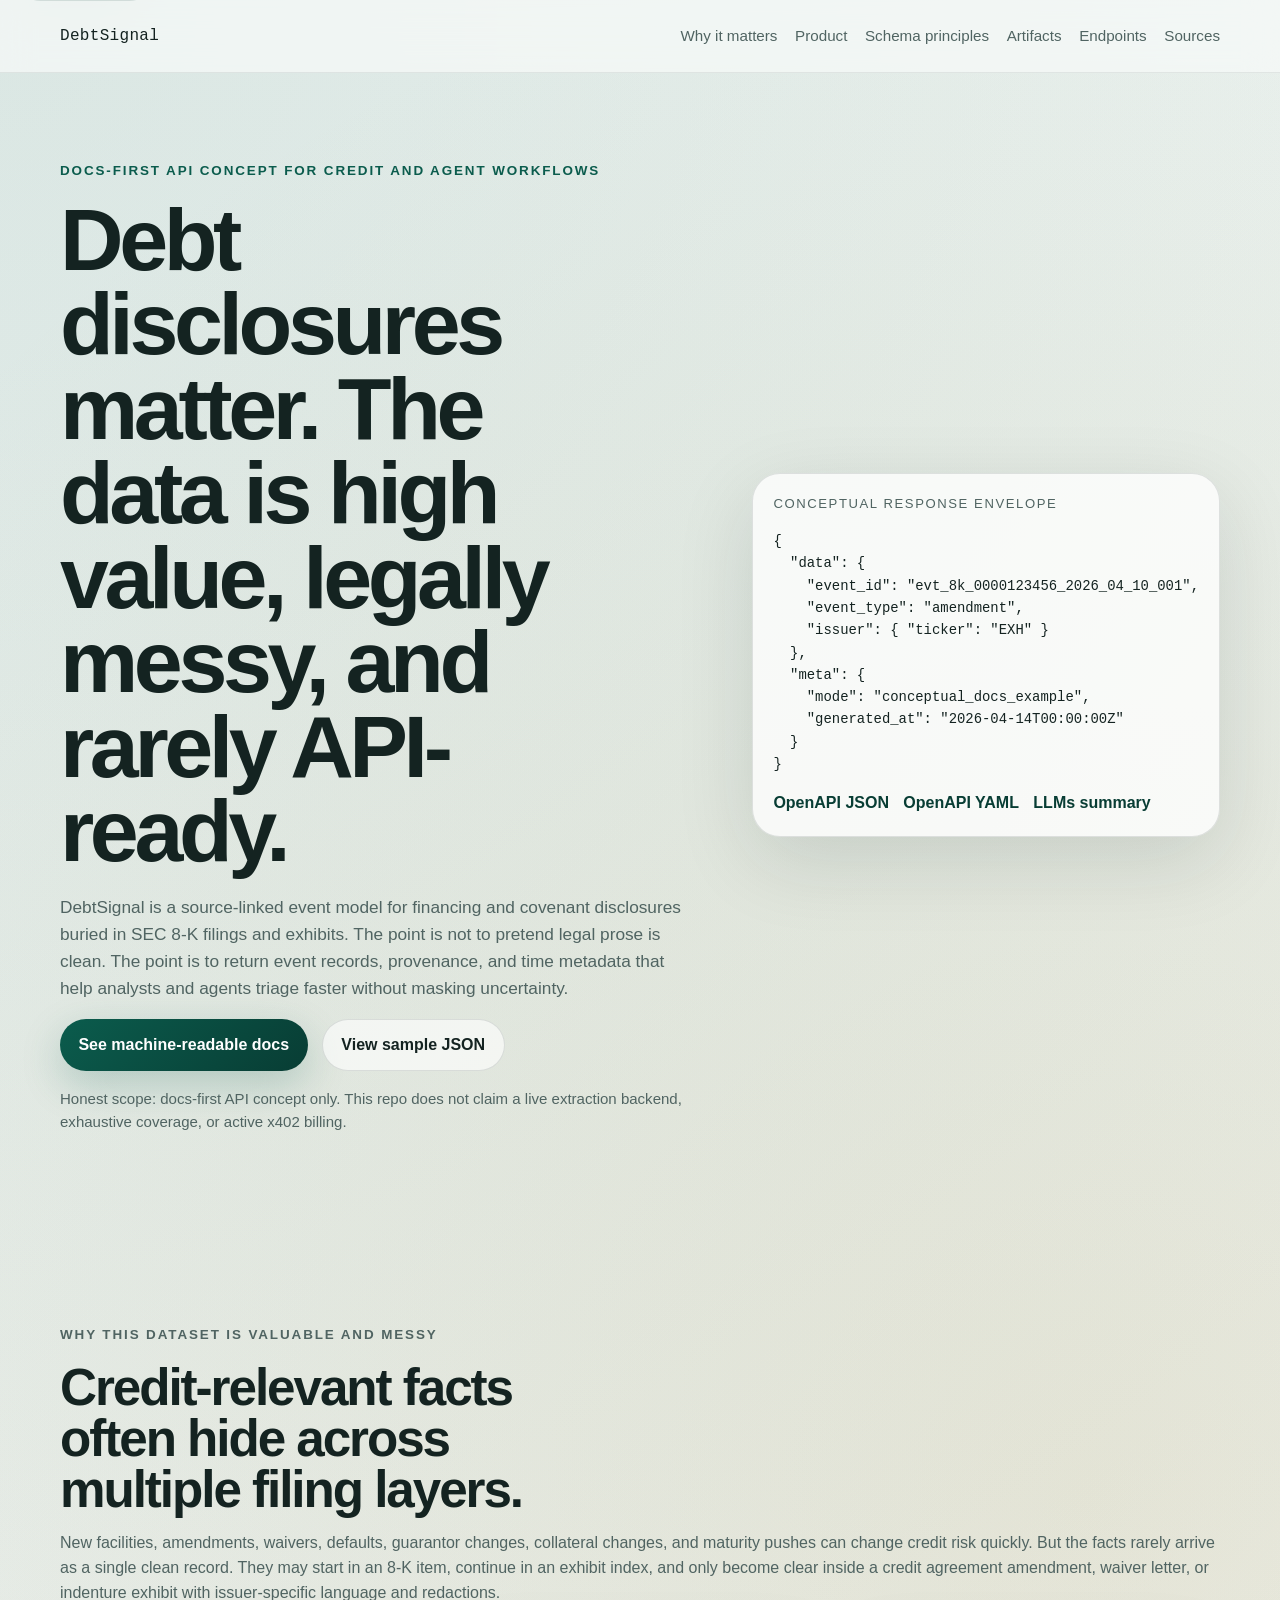
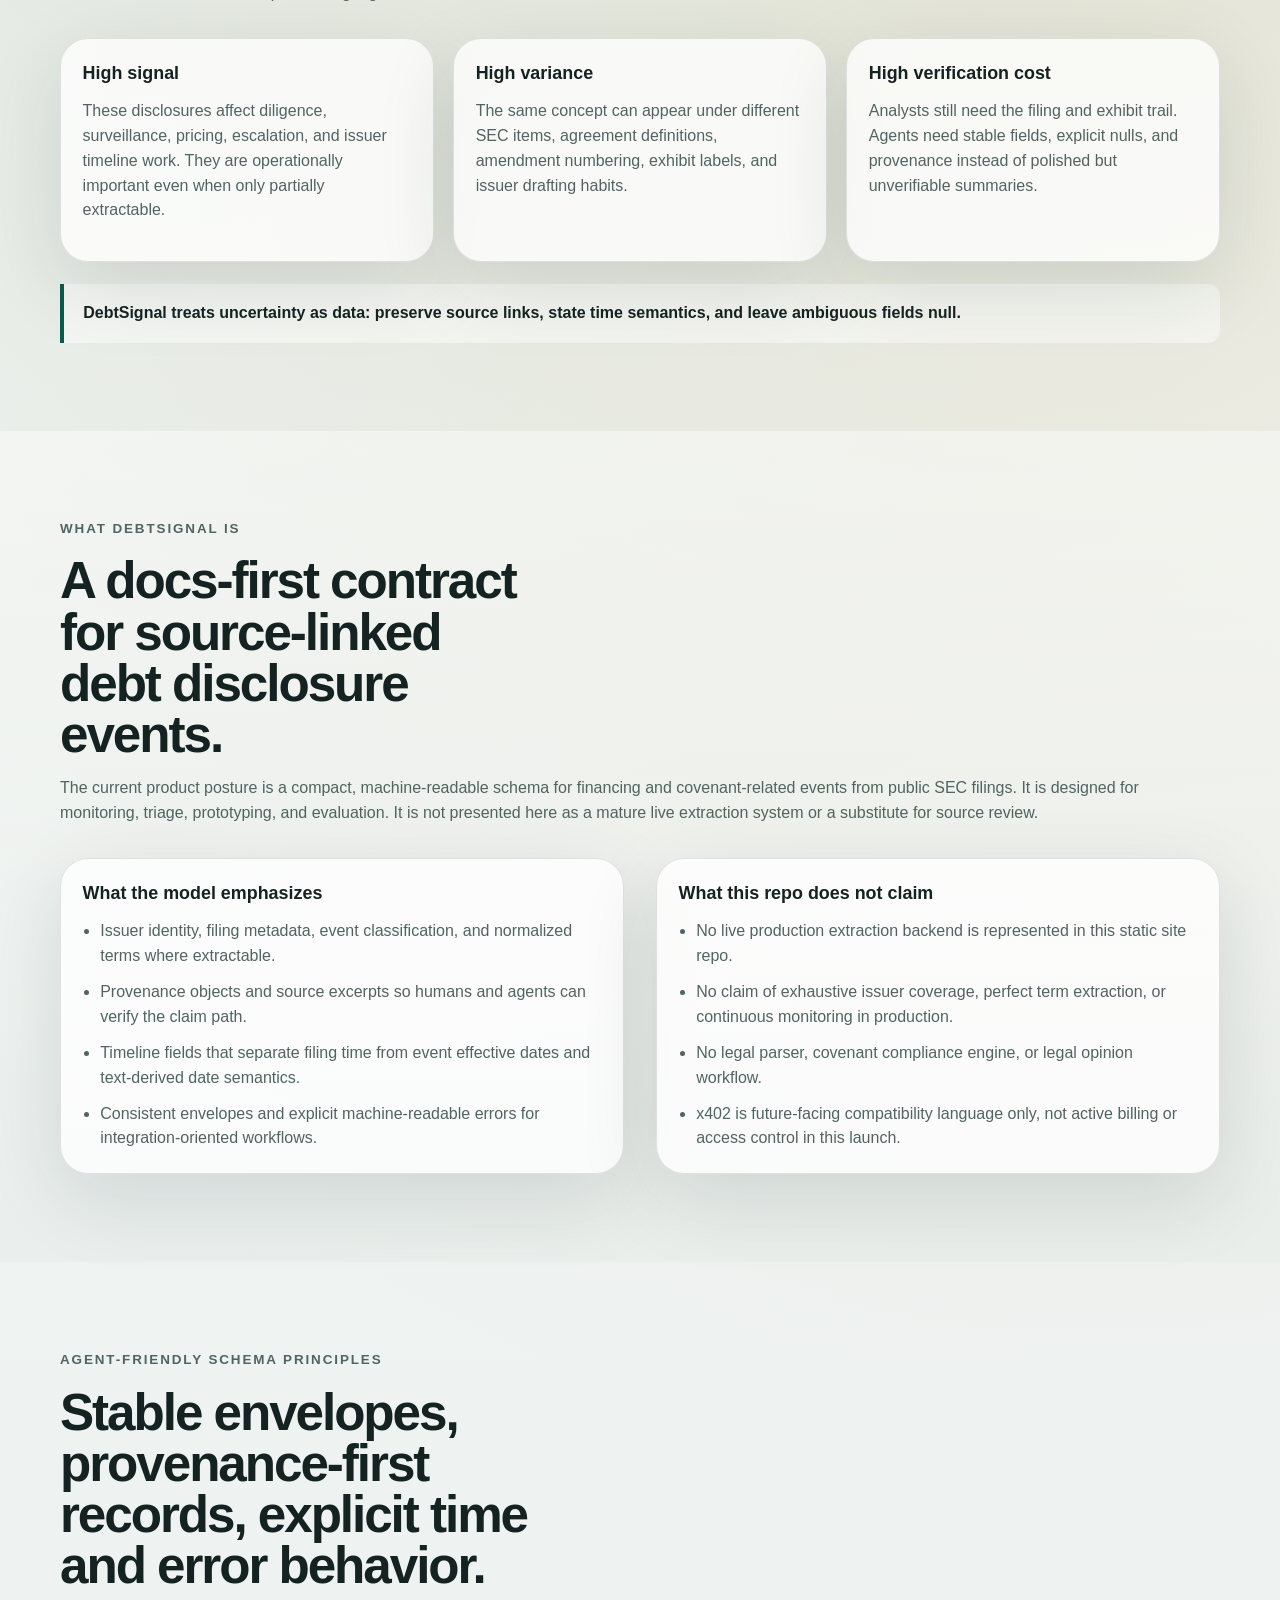
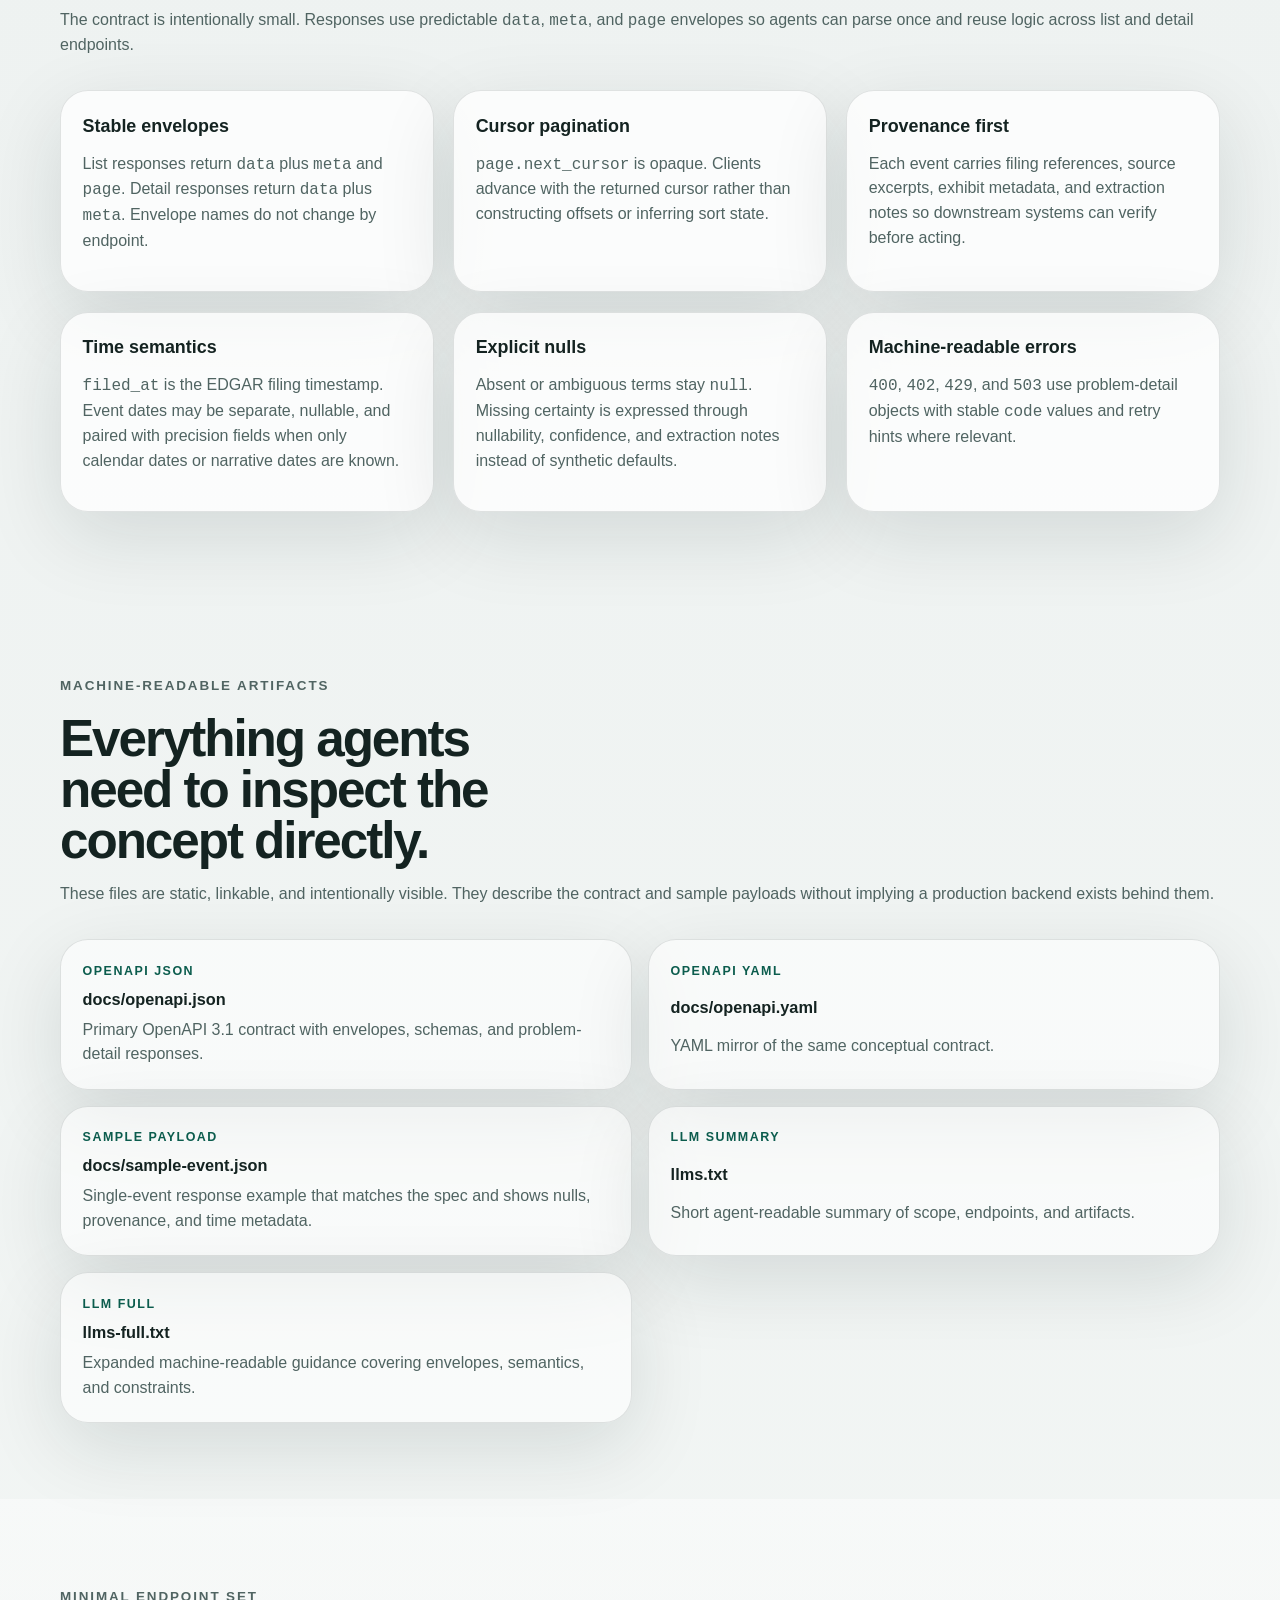
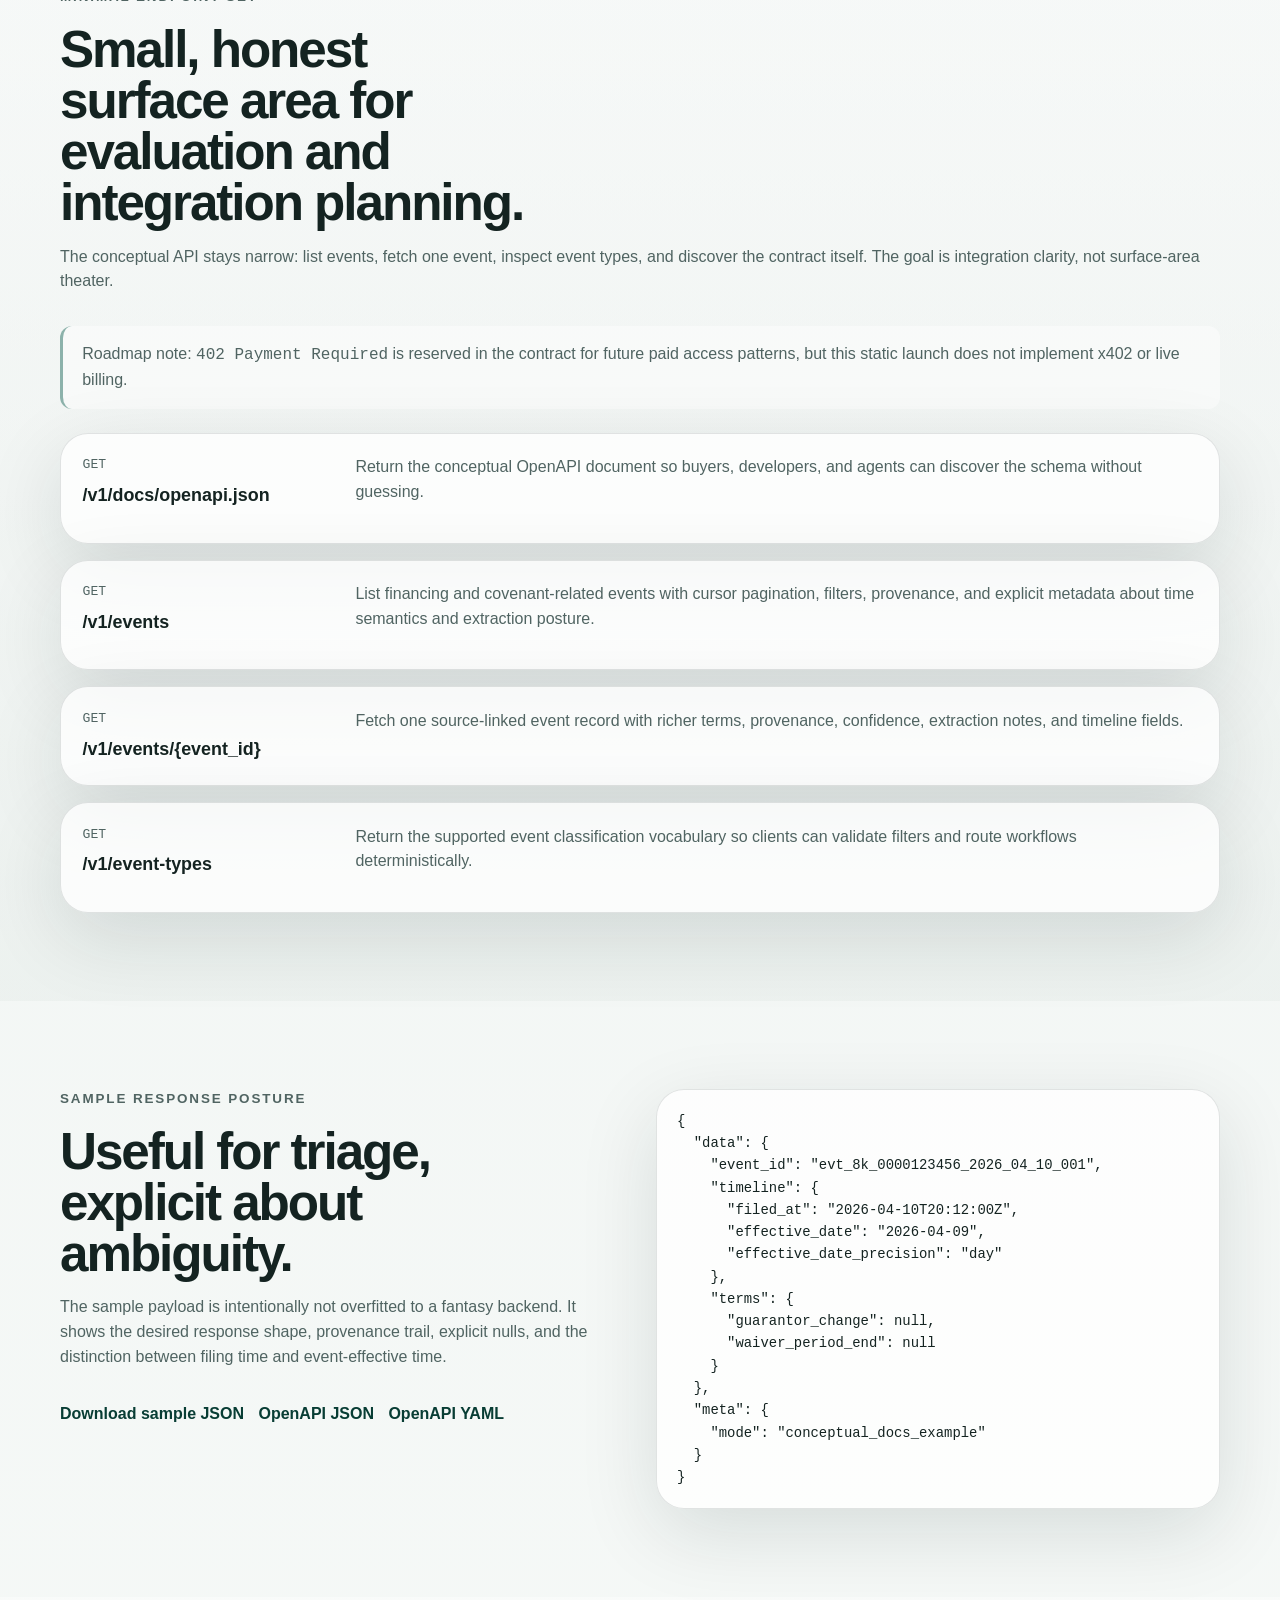
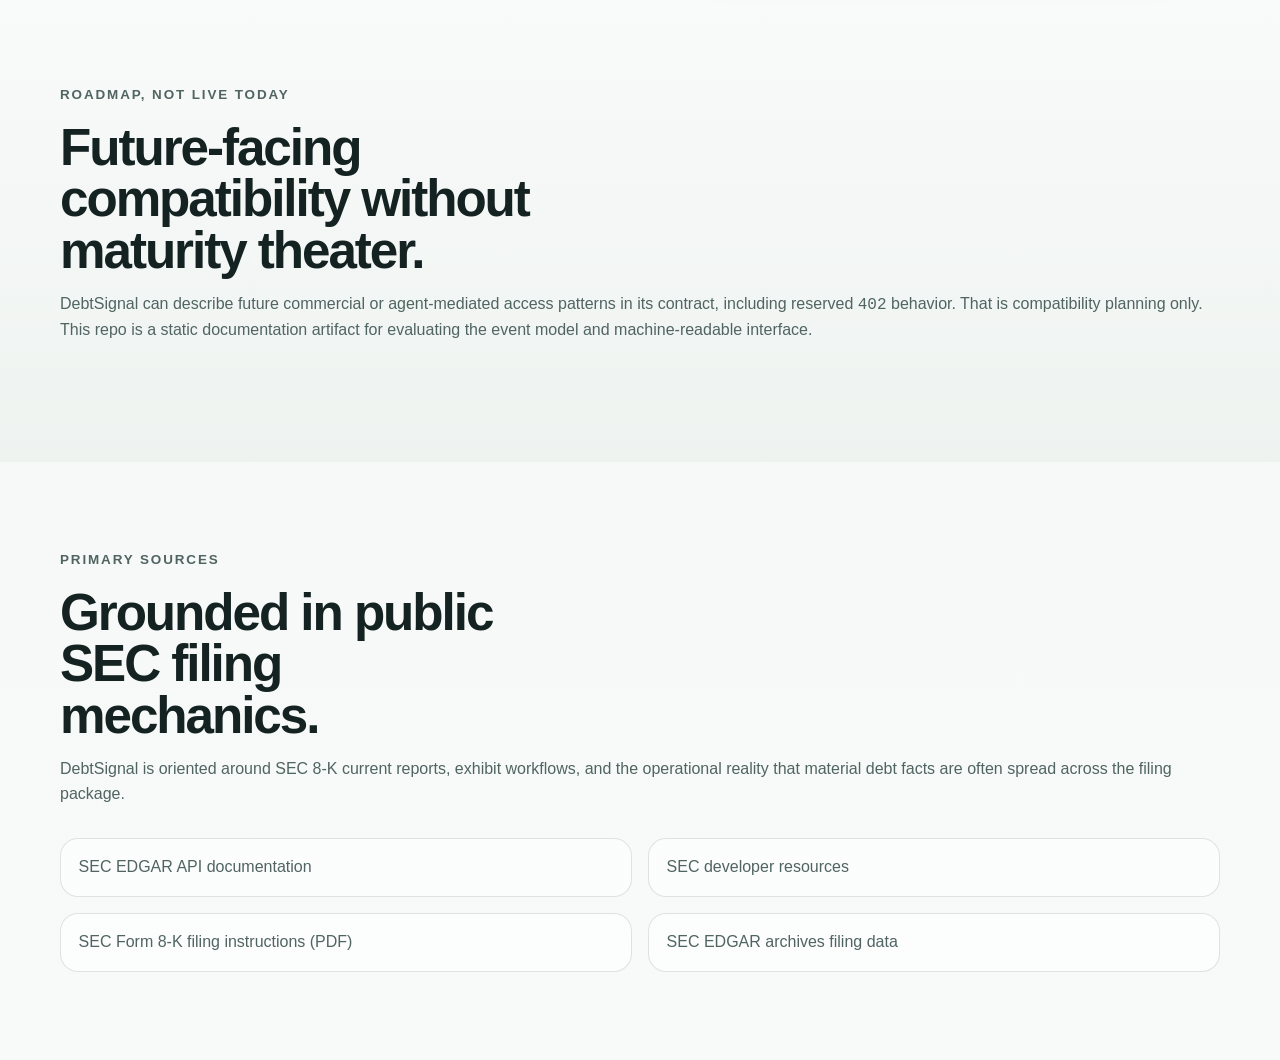
<file: index.html>
<!DOCTYPE html>
<html lang="en">
<head>
  <meta charset="UTF-8">
  <meta name="viewport" content="width=device-width, initial-scale=1.0">
  <title>DebtSignal | Source-Linked Debt Disclosure Events</title>
  <meta name="description" content="DebtSignal is a docs-first API concept for source-linked financing and covenant event data from SEC 8-K filings and exhibits.">
  <link rel="stylesheet" href="styles.css">
</head>
<body>
  <a class="skip-link" href="#main">Skip to content</a>
  <header class="site-header">
    <div class="container nav-shell">
      <a class="brand" href="#top">DebtSignal</a>
      <nav class="site-nav" aria-label="Primary">
        <a href="#problem">Why it matters</a>
        <a href="#product">Product</a>
        <a href="#principles">Schema principles</a>
        <a href="#artifacts">Artifacts</a>
        <a href="#endpoints">Endpoints</a>
        <a href="#sources">Sources</a>
      </nav>
    </div>
  </header>

  <main id="main">
    <section class="hero" id="top">
      <div class="container hero-grid">
        <div class="hero-copy">
          <p class="eyebrow">Docs-first API concept for credit and agent workflows</p>
          <h1>Debt disclosures matter. The data is high value, legally messy, and rarely API-ready.</h1>
          <p class="hero-text">
            DebtSignal is a source-linked event model for financing and covenant disclosures buried in SEC 8-K filings and exhibits.
            The point is not to pretend legal prose is clean. The point is to return event records, provenance, and time metadata that help
            analysts and agents triage faster without masking uncertainty.
          </p>
          <div class="hero-actions">
            <a class="button button-primary" href="#artifacts">See machine-readable docs</a>
            <a class="button button-secondary" href="docs/sample-event.json">View sample JSON</a>
          </div>
          <p class="hero-note">
            Honest scope: docs-first API concept only. This repo does not claim a live extraction backend, exhaustive coverage, or active x402 billing.
          </p>
        </div>
        <aside class="hero-panel" aria-label="API snapshot">
          <div class="panel-topline">Conceptual response envelope</div>
<pre><code>{
  "data": {
    "event_id": "evt_8k_0000123456_2026_04_10_001",
    "event_type": "amendment",
    "issuer": { "ticker": "EXH" }
  },
  "meta": {
    "mode": "conceptual_docs_example",
    "generated_at": "2026-04-14T00:00:00Z"
  }
}</code></pre>
          <div class="panel-links">
            <a href="docs/openapi.json">OpenAPI JSON</a>
            <a href="docs/openapi.yaml">OpenAPI YAML</a>
            <a href="llms.txt">LLMs summary</a>
          </div>
        </aside>
      </div>
    </section>

    <section class="section" id="problem">
      <div class="container">
        <div class="section-heading">
          <p class="eyebrow">Why this dataset is valuable and messy</p>
          <h2>Credit-relevant facts often hide across multiple filing layers.</h2>
          <p>
            New facilities, amendments, waivers, defaults, guarantor changes, collateral changes, and maturity pushes can change credit risk quickly.
            But the facts rarely arrive as a single clean record. They may start in an 8-K item, continue in an exhibit index, and only become clear inside
            a credit agreement amendment, waiver letter, or indenture exhibit with issuer-specific language and redactions.
          </p>
        </div>
        <div class="card-grid three-up">
          <article class="card">
            <h3>High signal</h3>
            <p>These disclosures affect diligence, surveillance, pricing, escalation, and issuer timeline work. They are operationally important even when only partially extractable.</p>
          </article>
          <article class="card">
            <h3>High variance</h3>
            <p>The same concept can appear under different SEC items, agreement definitions, amendment numbering, exhibit labels, and issuer drafting habits.</p>
          </article>
          <article class="card">
            <h3>High verification cost</h3>
            <p>Analysts still need the filing and exhibit trail. Agents need stable fields, explicit nulls, and provenance instead of polished but unverifiable summaries.</p>
          </article>
        </div>
        <div class="callout">
          <p>DebtSignal treats uncertainty as data: preserve source links, state time semantics, and leave ambiguous fields null.</p>
        </div>
      </div>
    </section>

    <section class="section section-alt" id="product">
      <div class="container">
        <div class="section-heading">
          <p class="eyebrow">What DebtSignal is</p>
          <h2>A docs-first contract for source-linked debt disclosure events.</h2>
          <p>
            The current product posture is a compact, machine-readable schema for financing and covenant-related events from public SEC filings.
            It is designed for monitoring, triage, prototyping, and evaluation. It is not presented here as a mature live extraction system or a substitute for source review.
          </p>
        </div>
        <div class="split-grid">
          <div class="card">
            <h3>What the model emphasizes</h3>
            <ul class="plain-list">
              <li>Issuer identity, filing metadata, event classification, and normalized terms where extractable.</li>
              <li>Provenance objects and source excerpts so humans and agents can verify the claim path.</li>
              <li>Timeline fields that separate filing time from event effective dates and text-derived date semantics.</li>
              <li>Consistent envelopes and explicit machine-readable errors for integration-oriented workflows.</li>
            </ul>
          </div>
          <div class="card">
            <h3>What this repo does not claim</h3>
            <ul class="plain-list">
              <li>No live production extraction backend is represented in this static site repo.</li>
              <li>No claim of exhaustive issuer coverage, perfect term extraction, or continuous monitoring in production.</li>
              <li>No legal parser, covenant compliance engine, or legal opinion workflow.</li>
              <li>x402 is future-facing compatibility language only, not active billing or access control in this launch.</li>
            </ul>
          </div>
        </div>
      </div>
    </section>

    <section class="section" id="principles">
      <div class="container">
        <div class="section-heading">
          <p class="eyebrow">Agent-friendly schema principles</p>
          <h2>Stable envelopes, provenance-first records, explicit time and error behavior.</h2>
          <p>
            The contract is intentionally small. Responses use predictable <code>data</code>, <code>meta</code>, and <code>page</code> envelopes so agents can parse once
            and reuse logic across list and detail endpoints.
          </p>
        </div>
        <div class="card-grid three-up">
          <article class="card">
            <h3>Stable envelopes</h3>
            <p>List responses return <code>data</code> plus <code>meta</code> and <code>page</code>. Detail responses return <code>data</code> plus <code>meta</code>. Envelope names do not change by endpoint.</p>
          </article>
          <article class="card">
            <h3>Cursor pagination</h3>
            <p><code>page.next_cursor</code> is opaque. Clients advance with the returned cursor rather than constructing offsets or inferring sort state.</p>
          </article>
          <article class="card">
            <h3>Provenance first</h3>
            <p>Each event carries filing references, source excerpts, exhibit metadata, and extraction notes so downstream systems can verify before acting.</p>
          </article>
          <article class="card">
            <h3>Time semantics</h3>
            <p><code>filed_at</code> is the EDGAR filing timestamp. Event dates may be separate, nullable, and paired with precision fields when only calendar dates or narrative dates are known.</p>
          </article>
          <article class="card">
            <h3>Explicit nulls</h3>
            <p>Absent or ambiguous terms stay <code>null</code>. Missing certainty is expressed through nullability, confidence, and extraction notes instead of synthetic defaults.</p>
          </article>
          <article class="card">
            <h3>Machine-readable errors</h3>
            <p><code>400</code>, <code>402</code>, <code>429</code>, and <code>503</code> use problem-detail objects with stable <code>code</code> values and retry hints where relevant.</p>
          </article>
        </div>
      </div>
    </section>

    <section class="section section-artifacts" id="artifacts">
      <div class="container">
        <div class="section-heading">
          <p class="eyebrow">Machine-readable artifacts</p>
          <h2>Everything agents need to inspect the concept directly.</h2>
          <p>
            These files are static, linkable, and intentionally visible. They describe the contract and sample payloads without implying a production backend exists behind them.
          </p>
        </div>
        <div class="artifacts-grid">
          <a class="artifact-card" href="docs/openapi.json">
            <span class="artifact-label">OpenAPI JSON</span>
            <strong>docs/openapi.json</strong>
            <span class="artifact-copy">Primary OpenAPI 3.1 contract with envelopes, schemas, and problem-detail responses.</span>
          </a>
          <a class="artifact-card" href="docs/openapi.yaml">
            <span class="artifact-label">OpenAPI YAML</span>
            <strong>docs/openapi.yaml</strong>
            <span class="artifact-copy">YAML mirror of the same conceptual contract.</span>
          </a>
          <a class="artifact-card" href="docs/sample-event.json">
            <span class="artifact-label">Sample Payload</span>
            <strong>docs/sample-event.json</strong>
            <span class="artifact-copy">Single-event response example that matches the spec and shows nulls, provenance, and time metadata.</span>
          </a>
          <a class="artifact-card" href="llms.txt">
            <span class="artifact-label">LLM Summary</span>
            <strong>llms.txt</strong>
            <span class="artifact-copy">Short agent-readable summary of scope, endpoints, and artifacts.</span>
          </a>
          <a class="artifact-card" href="llms-full.txt">
            <span class="artifact-label">LLM Full</span>
            <strong>llms-full.txt</strong>
            <span class="artifact-copy">Expanded machine-readable guidance covering envelopes, semantics, and constraints.</span>
          </a>
        </div>
      </div>
    </section>

    <section class="section section-alt" id="endpoints">
      <div class="container">
        <div class="section-heading">
          <p class="eyebrow">Minimal endpoint set</p>
          <h2>Small, honest surface area for evaluation and integration planning.</h2>
          <p>
            The conceptual API stays narrow: list events, fetch one event, inspect event types, and discover the contract itself. The goal is integration clarity, not surface-area theater.
          </p>
        </div>
        <div class="endpoint-callout">
          <p>Roadmap note: <code>402 Payment Required</code> is reserved in the contract for future paid access patterns, but this static launch does not implement x402 or live billing.</p>
        </div>
        <div class="endpoint-list">
          <article class="endpoint">
            <div>
              <p class="endpoint-method">GET</p>
              <h3>/v1/docs/openapi.json</h3>
            </div>
            <p>Return the conceptual OpenAPI document so buyers, developers, and agents can discover the schema without guessing.</p>
          </article>
          <article class="endpoint">
            <div>
              <p class="endpoint-method">GET</p>
              <h3>/v1/events</h3>
            </div>
            <p>List financing and covenant-related events with cursor pagination, filters, provenance, and explicit metadata about time semantics and extraction posture.</p>
          </article>
          <article class="endpoint">
            <div>
              <p class="endpoint-method">GET</p>
              <h3>/v1/events/{event_id}</h3>
            </div>
            <p>Fetch one source-linked event record with richer terms, provenance, confidence, extraction notes, and timeline fields.</p>
          </article>
          <article class="endpoint">
            <div>
              <p class="endpoint-method">GET</p>
              <h3>/v1/event-types</h3>
            </div>
            <p>Return the supported event classification vocabulary so clients can validate filters and route workflows deterministically.</p>
          </article>
        </div>
      </div>
    </section>

    <section class="section" id="sample">
      <div class="container sample-grid">
        <div>
          <div class="section-heading">
            <p class="eyebrow">Sample response posture</p>
            <h2>Useful for triage, explicit about ambiguity.</h2>
            <p>
              The sample payload is intentionally not overfitted to a fantasy backend. It shows the desired response shape, provenance trail, explicit nulls,
              and the distinction between filing time and event-effective time.
            </p>
          </div>
          <p class="sample-links">
            <a href="docs/sample-event.json">Download sample JSON</a>
            <a href="docs/openapi.json">OpenAPI JSON</a>
            <a href="docs/openapi.yaml">OpenAPI YAML</a>
          </p>
        </div>
        <div class="code-card">
<pre><code>{
  "data": {
    "event_id": "evt_8k_0000123456_2026_04_10_001",
    "timeline": {
      "filed_at": "2026-04-10T20:12:00Z",
      "effective_date": "2026-04-09",
      "effective_date_precision": "day"
    },
    "terms": {
      "guarantor_change": null,
      "waiver_period_end": null
    }
  },
  "meta": {
    "mode": "conceptual_docs_example"
  }
}</code></pre>
        </div>
      </div>
    </section>

    <section class="section section-alt" id="roadmap">
      <div class="container">
        <div class="section-heading">
          <p class="eyebrow">Roadmap, not live today</p>
          <h2>Future-facing compatibility without maturity theater.</h2>
          <p>
            DebtSignal can describe future commercial or agent-mediated access patterns in its contract, including reserved <code>402</code> behavior.
            That is compatibility planning only. This repo is a static documentation artifact for evaluating the event model and machine-readable interface.
          </p>
        </div>
      </div>
    </section>

    <section class="section" id="sources">
      <div class="container">
        <div class="section-heading">
          <p class="eyebrow">Primary sources</p>
          <h2>Grounded in public SEC filing mechanics.</h2>
          <p>DebtSignal is oriented around SEC 8-K current reports, exhibit workflows, and the operational reality that material debt facts are often spread across the filing package.</p>
        </div>
        <div class="sources-list">
          <a class="source-item" href="https://www.sec.gov/edgar/sec-api-documentation" target="_blank" rel="noreferrer">SEC EDGAR API documentation</a>
          <a class="source-item" href="https://www.sec.gov/developer" target="_blank" rel="noreferrer">SEC developer resources</a>
          <a class="source-item" href="https://www.sec.gov/files/form8-k.pdf" target="_blank" rel="noreferrer">SEC Form 8-K filing instructions (PDF)</a>
          <a class="source-item" href="https://www.sec.gov/Archives/edgar/data/" target="_blank" rel="noreferrer">SEC EDGAR archives filing data</a>
        </div>
      </div>
    </section>
  </main>
</body>
</html>
</file>
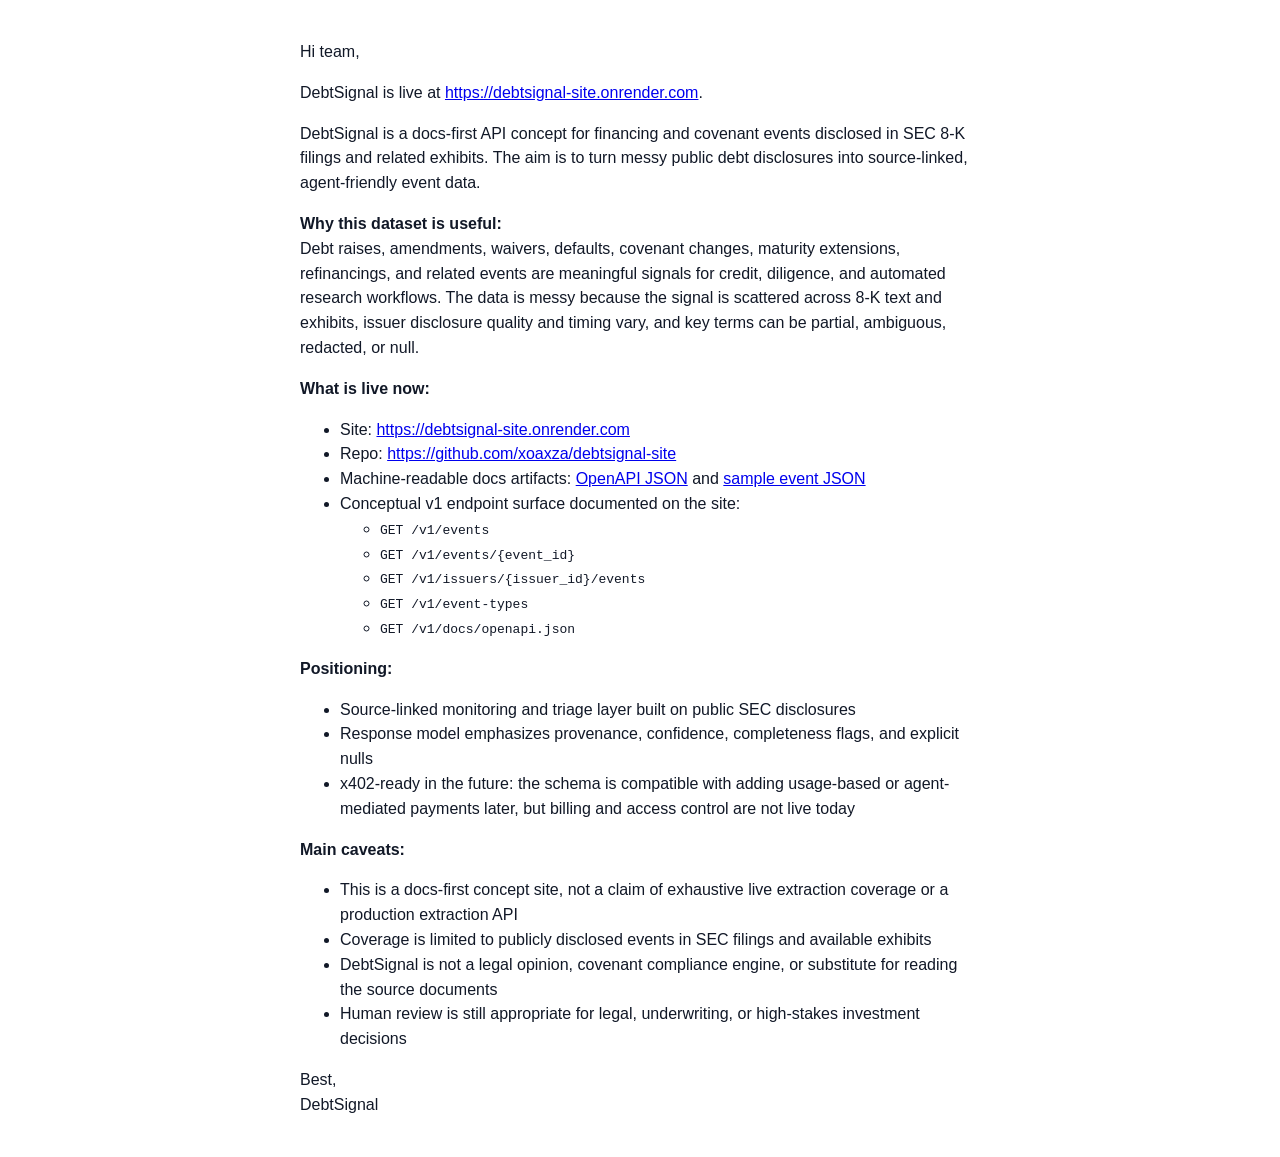
<file: email_body.html>
<!DOCTYPE html>
<html lang="en">
  <body style="margin:0; padding:0; font-family:Arial, Helvetica, sans-serif; color:#111827; line-height:1.55;">
    <div style="max-width:680px; margin:0 auto; padding:24px;">
      <p>Hi team,</p>

      <p>
        DebtSignal is live at
        <a href="https://debtsignal-site.onrender.com">https://debtsignal-site.onrender.com</a>.
      </p>

      <p>
        DebtSignal is a docs-first API concept for financing and covenant events disclosed in SEC 8-K filings and related exhibits. The aim is to turn messy public debt disclosures into source-linked, agent-friendly event data.
      </p>

      <p><strong>Why this dataset is useful:</strong><br>
        Debt raises, amendments, waivers, defaults, covenant changes, maturity extensions, refinancings, and related events are meaningful signals for credit, diligence, and automated research workflows. The data is messy because the signal is scattered across 8-K text and exhibits, issuer disclosure quality and timing vary, and key terms can be partial, ambiguous, redacted, or null.
      </p>

      <p><strong>What is live now:</strong></p>
      <ul>
        <li>Site: <a href="https://debtsignal-site.onrender.com">https://debtsignal-site.onrender.com</a></li>
        <li>Repo: <a href="https://github.com/xoaxza/debtsignal-site">https://github.com/xoaxza/debtsignal-site</a></li>
        <li>Machine-readable docs artifacts: <a href="https://debtsignal-site.onrender.com/docs/openapi.json">OpenAPI JSON</a> and <a href="https://debtsignal-site.onrender.com/docs/sample-event.json">sample event JSON</a></li>
        <li>Conceptual v1 endpoint surface documented on the site:
          <ul>
            <li><code>GET /v1/events</code></li>
            <li><code>GET /v1/events/{event_id}</code></li>
            <li><code>GET /v1/issuers/{issuer_id}/events</code></li>
            <li><code>GET /v1/event-types</code></li>
            <li><code>GET /v1/docs/openapi.json</code></li>
          </ul>
        </li>
      </ul>

      <p><strong>Positioning:</strong></p>
      <ul>
        <li>Source-linked monitoring and triage layer built on public SEC disclosures</li>
        <li>Response model emphasizes provenance, confidence, completeness flags, and explicit nulls</li>
        <li>x402-ready in the future: the schema is compatible with adding usage-based or agent-mediated payments later, but billing and access control are not live today</li>
      </ul>

      <p><strong>Main caveats:</strong></p>
      <ul>
        <li>This is a docs-first concept site, not a claim of exhaustive live extraction coverage or a production extraction API</li>
        <li>Coverage is limited to publicly disclosed events in SEC filings and available exhibits</li>
        <li>DebtSignal is not a legal opinion, covenant compliance engine, or substitute for reading the source documents</li>
        <li>Human review is still appropriate for legal, underwriting, or high-stakes investment decisions</li>
      </ul>

      <p>Best,<br>DebtSignal</p>
    </div>
  </body>
</html>
</file>
<file: styles.css>
:root {
  --bg: #eef2f1;
  --bg-alt: #dfe7e3;
  --surface: rgba(255, 255, 255, 0.76);
  --surface-strong: #f9fbfa;
  --text: #142321;
  --muted: #506462;
  --line: rgba(20, 35, 33, 0.12);
  --accent: #0b5c4d;
  --accent-strong: #083d34;
  --shadow: 0 24px 80px rgba(12, 33, 29, 0.12);
  --radius-lg: 28px;
  --radius-md: 18px;
  --radius-sm: 12px;
  --container: 1160px;
  --font-sans: "Aptos", "Segoe UI Variable", "Segoe UI", "SF Pro Display", "SF Pro Text", "Helvetica Neue", "Arial Nova", "Arial", sans-serif;
  --font-mono: "SFMono-Regular", "Cascadia Code", "IBM Plex Mono", "JetBrains Mono", "Consolas", "Liberation Mono", monospace;
}

*,
*::before,
*::after {
  box-sizing: border-box;
}

html {
  scroll-behavior: smooth;
}

body {
  margin: 0;
  font-family: var(--font-sans);
  color: var(--text);
  background:
    radial-gradient(circle at top left, rgba(11, 92, 77, 0.12), transparent 34%),
    radial-gradient(circle at 85% 20%, rgba(200, 170, 100, 0.18), transparent 26%),
    linear-gradient(180deg, #f7faf8 0%, var(--bg) 42%, #f7faf8 100%);
  line-height: 1.55;
}

a {
  color: inherit;
}

.skip-link {
  position: absolute;
  left: 1rem;
  top: -3rem;
  background: var(--accent-strong);
  color: #fff;
  padding: 0.75rem 1rem;
  border-radius: 999px;
}

.skip-link:focus {
  top: 1rem;
}

.container {
  width: min(calc(100% - 2rem), var(--container));
  margin: 0 auto;
}

.site-header {
  position: sticky;
  top: 0;
  z-index: 20;
  backdrop-filter: blur(16px);
  background: rgba(247, 250, 248, 0.72);
  border-bottom: 1px solid rgba(20, 35, 33, 0.08);
}

.nav-shell {
  display: flex;
  align-items: center;
  justify-content: space-between;
  gap: 1rem;
  min-height: 4.5rem;
}

.brand,
.endpoint-method,
code,
pre {
  font-family: var(--font-mono);
}

.brand {
  text-decoration: none;
  font-weight: 500;
  letter-spacing: 0.02em;
}

.site-nav {
  display: flex;
  flex-wrap: wrap;
  gap: 1.1rem;
}

.site-nav a {
  text-decoration: none;
  color: var(--muted);
  font-size: 0.95rem;
}

.hero,
.section {
  padding: 5.5rem 0;
}

.section-alt {
  background: linear-gradient(180deg, rgba(255, 255, 255, 0.42), rgba(223, 231, 227, 0.35));
}

.section-artifacts {
  padding-top: 4.75rem;
  padding-bottom: 4.75rem;
}

.hero-grid,
.sample-grid,
.split-grid {
  display: grid;
  gap: 2rem;
}

.hero-grid {
  grid-template-columns: 1.2fr 0.8fr;
  align-items: center;
}

.eyebrow {
  margin: 0 0 1rem;
  color: var(--accent);
  font-size: 0.84rem;
  text-transform: uppercase;
  letter-spacing: 0.14em;
  font-weight: 800;
}

h1,
h2,
h3,
p {
  margin-top: 0;
}

h1 {
  font-size: clamp(2.8rem, 7vw, 5.5rem);
  line-height: 0.96;
  letter-spacing: -0.05em;
  max-width: 12ch;
  margin-bottom: 1.3rem;
}

h2 {
  font-size: clamp(2rem, 4vw, 3.25rem);
  line-height: 1;
  letter-spacing: -0.04em;
  margin-bottom: 1rem;
  max-width: 17ch;
}

h3 {
  font-size: 1.12rem;
  margin-bottom: 0.7rem;
}

.hero-text,
.section-heading p,
.card p,
.endpoint p,
.source-item,
.plain-list li,
.artifact-copy {
  color: var(--muted);
}

.hero-text {
  max-width: 66ch;
  font-size: 1.08rem;
}

.hero-actions,
.panel-links,
.sample-links {
  display: flex;
  flex-wrap: wrap;
  gap: 0.9rem;
}

.button {
  display: inline-flex;
  align-items: center;
  justify-content: center;
  min-height: 3rem;
  padding: 0.8rem 1.15rem;
  border-radius: 999px;
  text-decoration: none;
  font-weight: 700;
}

.button-primary {
  background: linear-gradient(135deg, var(--accent) 0%, var(--accent-strong) 100%);
  color: #fff;
  box-shadow: 0 14px 40px rgba(11, 92, 77, 0.22);
}

.button-secondary {
  border: 1px solid var(--line);
  background: rgba(255, 255, 255, 0.62);
}

.hero-note {
  margin-top: 1rem;
  font-size: 0.94rem;
  color: var(--muted);
}

.hero-panel,
.card,
.code-card,
.endpoint,
.artifact-card {
  border: 1px solid var(--line);
  border-radius: var(--radius-lg);
  background: var(--surface);
  box-shadow: var(--shadow);
}

.endpoint-callout {
  margin-bottom: 1.5rem;
  padding: 1rem 1.2rem;
  border-left: 3px solid rgba(11, 92, 77, 0.45);
  background: rgba(255, 255, 255, 0.44);
  color: var(--muted);
  border-radius: var(--radius-sm);
}

.endpoint-callout p {
  margin: 0;
}

.hero-panel,
.code-card {
  padding: 1.25rem;
}

.panel-topline {
  font-size: 0.82rem;
  text-transform: uppercase;
  letter-spacing: 0.12em;
  color: var(--muted);
  margin-bottom: 1rem;
}

pre {
  margin: 0;
  overflow-x: auto;
  font-size: 0.87rem;
  line-height: 1.6;
}

.panel-links {
  margin-top: 1rem;
}

.panel-links a,
.sample-links a {
  text-decoration: none;
  font-weight: 700;
  color: var(--accent-strong);
}

.section-heading {
  margin-bottom: 2rem;
}

.card-grid {
  display: grid;
  gap: 1.2rem;
}

.three-up {
  grid-template-columns: repeat(3, minmax(0, 1fr));
}

.split-grid,
.sample-grid {
  grid-template-columns: repeat(2, minmax(0, 1fr));
}

.card,
.endpoint,
.artifact-card {
  padding: 1.35rem;
}

.plain-list {
  margin: 0;
  padding-left: 1.1rem;
}

.plain-list li + li {
  margin-top: 0.7rem;
}

.callout {
  margin-top: 1.4rem;
  padding: 1.05rem 1.2rem;
  border-left: 4px solid var(--accent);
  background: rgba(255, 255, 255, 0.46);
  border-radius: 0 var(--radius-sm) var(--radius-sm) 0;
}

.callout p {
  margin-bottom: 0;
  font-weight: 700;
}

.endpoint-list,
.sources-list,
.artifacts-grid {
  display: grid;
  gap: 1rem;
}

.endpoint {
  display: grid;
  gap: 0.8rem;
  grid-template-columns: minmax(0, 260px) minmax(0, 1fr);
  align-items: start;
}

.endpoint h3 {
  margin-bottom: 0;
}

.endpoint-method {
  margin-bottom: 0.4rem;
  color: var(--accent);
  font-size: 0.82rem;
}

.artifacts-grid,
.sources-list {
  grid-template-columns: repeat(2, minmax(0, 1fr));
}

.artifact-card,
.source-item {
  display: block;
  text-decoration: none;
  background: rgba(255, 255, 255, 0.56);
}

.artifact-card {
  display: grid;
  gap: 0.35rem;
}

.artifact-label {
  color: var(--accent);
  text-transform: uppercase;
  letter-spacing: 0.12em;
  font-size: 0.78rem;
  font-weight: 800;
}

.artifact-card strong {
  font-size: 1.02rem;
}

.source-item {
  padding: 1rem 1.1rem;
  border: 1px solid var(--line);
  border-radius: var(--radius-md);
}

@media (max-width: 960px) {
  .hero-grid,
  .three-up,
  .split-grid,
  .sample-grid,
  .sources-list,
  .artifacts-grid {
    grid-template-columns: 1fr;
  }

  .endpoint {
    grid-template-columns: 1fr;
  }

  .site-nav {
    display: none;
  }

  .hero,
  .section {
    padding: 4.5rem 0;
  }
}

@media (max-width: 640px) {
  .container {
    width: min(calc(100% - 1.25rem), var(--container));
  }

  .nav-shell {
    min-height: 4rem;
  }

  h1 {
    max-width: none;
  }

  .button,
  .hero-actions a {
    width: 100%;
  }
}
</file>
